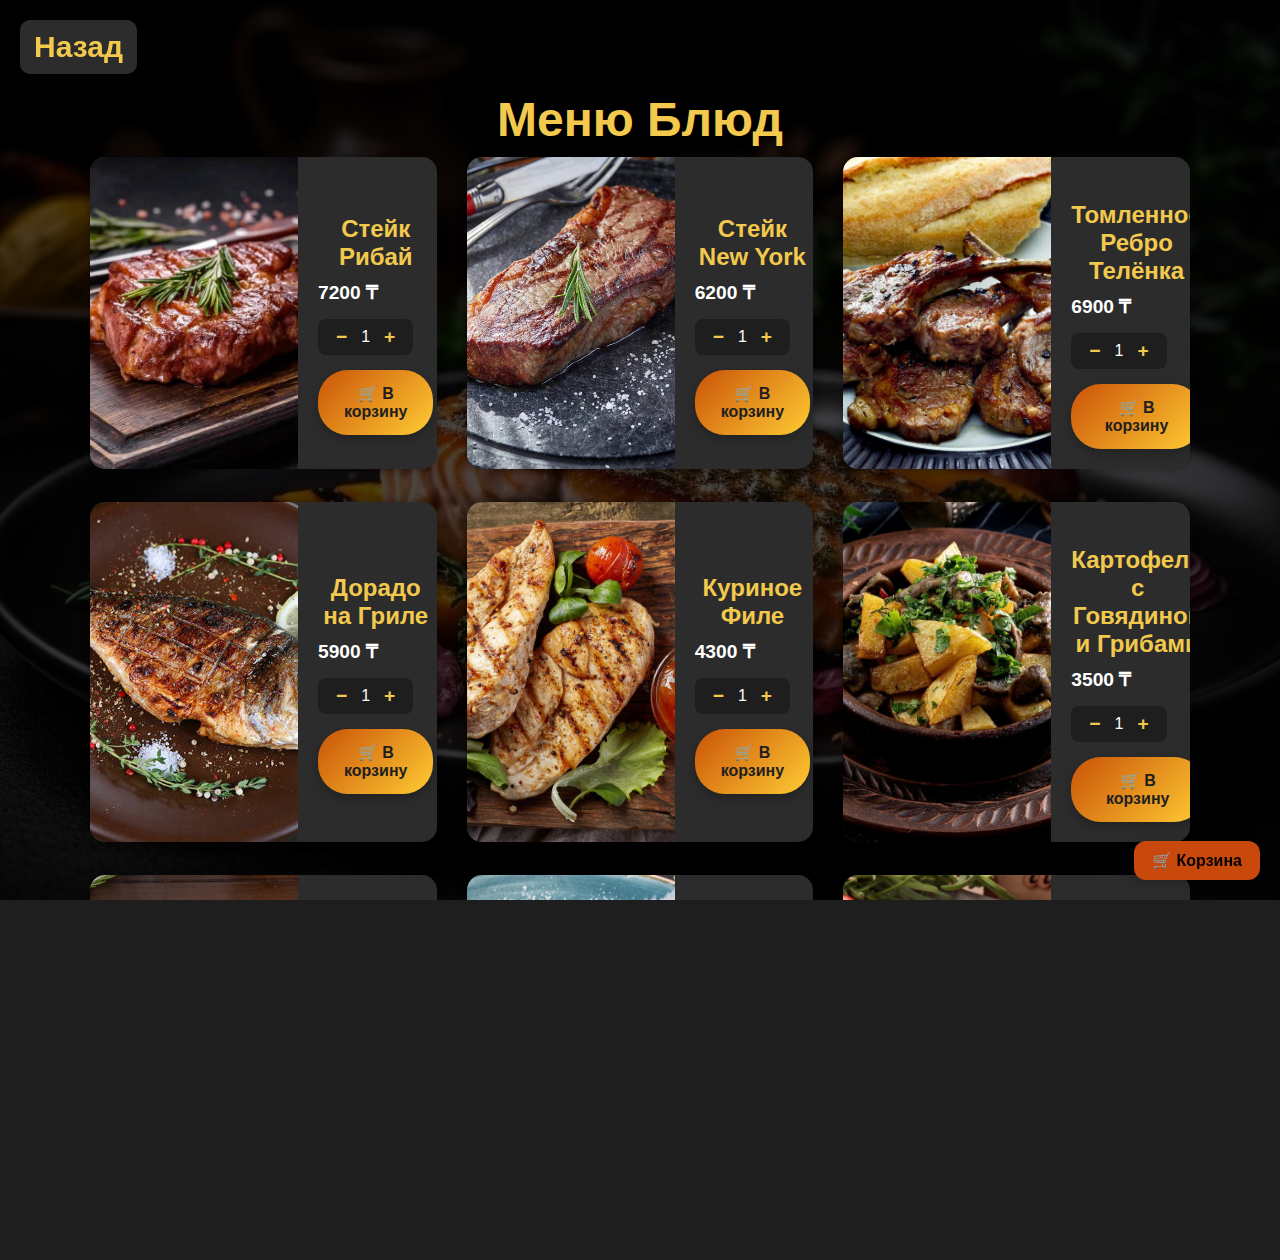
<file: public/HotFood.html>
<!DOCTYPE html>
<html lang="ru">
<head>
  <meta charset="UTF-8">
  <meta name="viewport" content="width=device-width, initial-scale=1">
  <title>Горячие Блюда</title>
  <!-- Запрет кэша, чтобы «Назад» не показывал старую страницу -->
<meta http-equiv="Cache-Control" content="no-store, no-cache, must-revalidate" />
<meta http-equiv="Pragma" content="no-cache" />
<meta http-equiv="Expires" content="0" />

<script src="session-check.js"></script>
<noscript>
  <!-- На всякий — без JS сайт недоступен -->
  <meta http-equiv="refresh" content="0;url=/index.html">
</noscript>

  <link rel="stylesheet" href="pizza-style.css">
  <link rel="shortcut icon" type="image/png" href="icon.png.png">
</head>
<body>
    <a href="index.html" class="back-btn">
  <i class='bx bx-x'></i> Назад
</a>



  <section class="HotFood-section">
  <h1 class="pizza-title">Меню Блюд</h1>
  <div class="pizza-grid">

    <div class="horizontal-card">
      <img src="202734046c39013dcffec06c5c81369f.jpg" alt="Стейк Рибай">
      <div class="pizza-card-content">
        <h3>Стейк Рибай</h3>
        <div class="price-and-cart">
          <span class="price">7200 ₸</span>
          <div class="quantity-controls">
            <button class="qty-btn" onclick="changeQty(this, -1)">−</button>
            <span class="qty-number">1</span>
            <button class="qty-btn" onclick="changeQty(this, 1)">+</button>
          </div>
          <button class="add-to-cart-btn" onclick="addToCartWithQty(this, 'Стейк Рибай', 7200)">🛒 В корзину</button>
        </div>
      </div>
    </div>

    <div class="horizontal-card">
      <img src="1Striploin_Voronezh.jpg" alt="Стейк New York">
      <div class="pizza-card-content">
        <h3>Стейк New York</h3>
        <div class="price-and-cart">
          <span class="price">6200 ₸</span>
          <div class="quantity-controls">
            <button class="qty-btn" onclick="changeQty(this, -1)">−</button>
            <span class="qty-number">1</span>
            <button class="qty-btn" onclick="changeQty(this, 1)">+</button>
          </div>
          <button class="add-to-cart-btn" onclick="addToCartWithQty(this, 'Стейк New York', 6200)">🛒 В корзину</button>
        </div>
      </div>
    </div>

    <div class="horizontal-card">
      <img src="Rebro.jpg" alt="Томленное Ребро Телёнка">
      <div class="pizza-card-content">
        <h3>Томленное Ребро Телёнка</h3>
        <div class="price-and-cart">
          <span class="price">6900 ₸</span>
          <div class="quantity-controls">
            <button class="qty-btn" onclick="changeQty(this, -1)">−</button>
            <span class="qty-number">1</span>
            <button class="qty-btn" onclick="changeQty(this, 1)">+</button>
          </div>
          <button class="add-to-cart-btn" onclick="addToCartWithQty(this, 'Томленное Ребро Телёнка', 6900)">🛒 В корзину</button>
        </div>
      </div>
    </div>

    <div class="horizontal-card">
      <img src="dorado.jpg" alt="Дорадо на Гриле">
      <div class="pizza-card-content">
        <h3>Дорадо на Гриле</h3>
        <div class="price-and-cart">
          <span class="price">5900 ₸</span>
          <div class="quantity-controls">
            <button class="qty-btn" onclick="changeQty(this, -1)">−</button>
            <span class="qty-number">1</span>
            <button class="qty-btn" onclick="changeQty(this, 1)">+</button>
          </div>
          <button class="add-to-cart-btn" onclick="addToCartWithQty(this, 'Дорадо на Гриле', 5900)">🛒 В корзину</button>
        </div>
      </div>
    </div>

    <div class="horizontal-card">
      <img src="6912310751.jpg" alt="Куриное Филе">
      <div class="pizza-card-content">
        <h3>Куриное Филе</h3>
        <div class="price-and-cart">
          <span class="price">4300 ₸</span>
          <div class="quantity-controls">
            <button class="qty-btn" onclick="changeQty(this, -1)">−</button>
            <span class="qty-number">1</span>
            <button class="qty-btn" onclick="changeQty(this, 1)">+</button>
          </div>
          <button class="add-to-cart-btn" onclick="addToCartWithQty(this, 'Куриное Филе', 4300)">🛒 В корзину</button>
        </div>
      </div>
    </div>

    <div class="horizontal-card">
      <img src="kortofel.jpg" alt="Картофель с Говядиной и Грибами">
      <div class="pizza-card-content">
        <h3>Картофель с Говядиной и Грибами</h3>
        <div class="price-and-cart">
          <span class="price">3500 ₸</span>
          <div class="quantity-controls">
            <button class="qty-btn" onclick="changeQty(this, -1)">−</button>
            <span class="qty-number">1</span>
            <button class="qty-btn" onclick="changeQty(this, 1)">+</button>
          </div>
          <button class="add-to-cart-btn" onclick="addToCartWithQty(this, 'Картофель с Говядиной и Грибами', 3500)">🛒 В корзину</button>
        </div>
      </div>
    </div>

    <div class="horizontal-card">
      <img src="DSC_7859.jpg" alt="Бефстроганов">
      <div class="pizza-card-content">
        <h3>Бефстроганов</h3>
        <div class="price-and-cart">
          <span class="price">3900 ₸</span>
          <div class="quantity-controls">
            <button class="qty-btn" onclick="changeQty(this, -1)">−</button>
            <span class="qty-number">1</span>
            <button class="qty-btn" onclick="changeQty(this, 1)">+</button>
          </div>
          <button class="add-to-cart-btn" onclick="addToCartWithQty(this, 'Бефстроганов', 3900)">🛒 В корзину</button>
        </div>
      </div>
    </div>

    <div class="horizontal-card">
      <img src="Duck_fruit_web.jpg" alt="Утиное Магре">
      <div class="pizza-card-content">
        <h3>Утиное Магре</h3>
        <div class="price-and-cart">
          <span class="price">3900 ₸</span>
          <div class="quantity-controls">
            <button class="qty-btn" onclick="changeQty(this, -1)">−</button>
            <span class="qty-number">1</span>
            <button class="qty-btn" onclick="changeQty(this, 1)">+</button>
          </div>
          <button class="add-to-cart-btn" onclick="addToCartWithQty(this, 'Утиное Магре', 3900)">🛒 В корзину</button>
        </div>
      </div>
    </div>

    <div class="horizontal-card">
      <img src="st.jpg" alt="Стейк из сёмги с Креветочным Ризотто">
      <div class="pizza-card-content">
        <h3>Стейк из сёмги с Креветочным Ризотто</h3>
        <div class="price-and-cart">
          <span class="price">6900 ₸</span>
          <div class="quantity-controls">
            <button class="qty-btn" onclick="changeQty(this, -1)">−</button>
            <span class="qty-number">1</span>
            <button class="qty-btn" onclick="changeQty(this, 1)">+</button>
          </div>
          <button class="add-to-cart-btn" onclick="addToCartWithQty(this, 'Стейк из сёмги с Креветочным Ризотто', 6900)">🛒 В корзину</button>
        </div>
      </div>
    </div>

  </div>
</section>

<script src="script.js"></script>
<div class="cart-notification" id="cartNotification">✅ Добавлено в корзину</div>

<style>
  @media screen and (max-width: 768px) {
    
    .pizza-card img {
      height: 230px; /* Уменьшаем высоту изображений на мобильных */
    }
    
  }
</style>


<style>
  @media (max-width: 768px) {
    .horizontal-card {
    display: flex;
    background: #2c2c2c;
    border-radius: 15px;
    overflow: hidden;
    box-shadow: 0 0 10px rgba(0,0,0,0.4);
    margin-bottom: 3px;
    max-width: 800px;
    margin-left: auto;
    margin-right: auto;
  }

  .horizontal-card img {
    width: 55%;
    height: auto;
    object-fit: cover;
  }

  .pizza-card-content {
    padding: 20px;
    flex: 1;
    display: flex;
    flex-direction: column;
    justify-content: center;
  }

  .pizza-card-content h3 {
    font-size: 1.1rem;
    margin-bottom: 10px;
    color: #f2c94c;
  }

  .price-and-cart {
    display: flex;
    align-items: center;
    gap: 7px;
    flex-wrap: wrap;
  }

  .price {
    font-size: 1.1rem;
    color: #fff;
    font-weight: 600;
  }

  .quantity-controls {
    display: flex;
    align-items: center;
    gap: 8px;
    background: #1e1e1e;
    padding: 6px 12px;
    border-radius: 8px;
  }

  .qty-btn {
    background: none;
    border: none;
    color: #f2c94c;
    font-size: 1.1rem;
    cursor: pointer;
    font-weight: bold;
  }

  .qty-number {
    font-size: 1rem;
    color: #fff;
  }
  }
</style>

<script>
  let qty = 1;

function changeQty(delta) {
  qty = Math.max(1, qty + delta); // не меньше 1
  document.getElementById("qtyValue").textContent = qty;
}

function addToCartWithQty(btn) {
  const card = btn.closest(".pizza-card, .horizontal-card");
  const name = card.querySelector("h3").textContent;
  const priceText = card.querySelector(".price, p").textContent;
  const price = parseInt(priceText); // извлекаем цену

  const cart = JSON.parse(localStorage.getItem("cart")) || [];
  cart.push({ name, price, qty });
  localStorage.setItem("cart", JSON.stringify(cart));

  showNotification();
}

</script>



<script>
  function changeQty(btn, delta) {
    const qtySpan = btn.parentElement.querySelector('.qty-number');
    let qty = parseInt(qtySpan.textContent);
    qty = Math.max(1, qty + delta);
    qtySpan.textContent = qty;
  }

  function addToCartWithQty(btn, name, price) {
  const qty = parseInt(btn.parentElement.querySelector('.qty-number').textContent);
  const cart = JSON.parse(localStorage.getItem("cart")) || [];

  // Проверка: есть ли уже такой товар
  const existingItem = cart.find(item => item.name === name);

  if (existingItem) {
    existingItem.qty += qty;
  } else {
    cart.push({ name, price, qty });
  }

  localStorage.setItem("cart", JSON.stringify(cart));
  showNotification();
}


  function showNotification() {
    const notification = document.getElementById("cartNotification");
    notification.classList.add("show");
    setTimeout(() => {
      notification.classList.remove("show");
    }, 2000);
  }
</script>


<a href="cart.html" class="cart-floating-btn">
  🛒 Корзина
  
</a>

<style>
.cart-floating-btn {
  position: fixed;
  bottom: 20px;   /* 👈 ВНИЗУ */
  right: 20px;    /* 👈 СПРАВА */
  background-color: #c9480c;
  color: #000;
  padding: 10px 18px;
  font-weight: bold;
  font-size: 16px;
  border-radius: 12px;
  text-decoration: none;
  box-shadow: 0 4px 12px rgba(0,0,0,0.2);
  z-index: 1000;
  transition: background 0.2s ease;
}

.cart-floating-btn:hover {
  background-color: #d6da0f;
}

#cart-count {
  background: rgb(77, 45, 45);
  color: white;
  border-radius: 50%;
  padding: 2px 8px;
  margin-left: 8px;
  font-size: 14px;
}


</style>


<script>
document.addEventListener("DOMContentLoaded", () => {
  const cart = JSON.parse(localStorage.getItem("cart")) || [];
  const totalQty = cart.reduce((sum, item) => sum + item.qty, 0);
  document.getElementById("cart-count").textContent = totalQty;
});
</script>





</body>
</html>
</file>
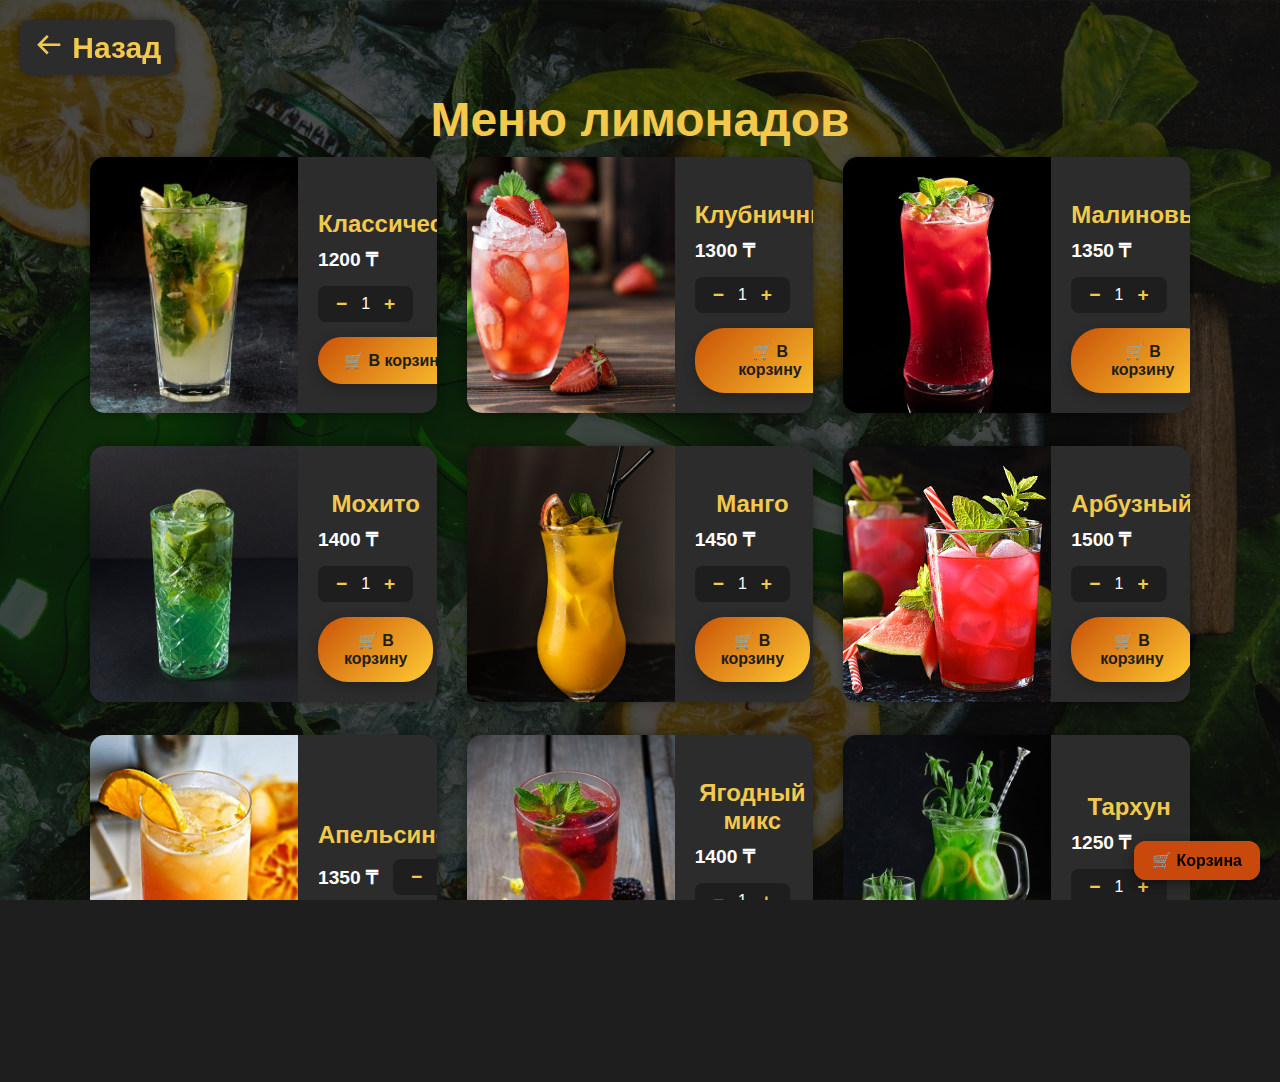
<file: public/lemonade.html>
<!DOCTYPE html>
<html lang="ru">
<head>
  <meta charset="UTF-8">
  <meta name="viewport" content="width=device-width, initial-scale=1">
  <title>Лимонады</title>
  <!-- Запрет кэша, чтобы «Назад» не показывал старую страницу -->
<meta http-equiv="Cache-Control" content="no-store, no-cache, must-revalidate" />
<meta http-equiv="Pragma" content="no-cache" />
<meta http-equiv="Expires" content="0" />

<script src="session-check.js"></script>
<noscript>
  <!-- На всякий — без JS сайт недоступен -->
  <meta http-equiv="refresh" content="0;url=/index.html">
</noscript>

  <link rel="stylesheet" href="pizza-style.css">
  <link rel="shortcut icon" type="image/png" href="icon.png.png">
  <link href='https://unpkg.com/boxicons@2.1.4/css/boxicons.min.css' rel='stylesheet'>
</head>
<body>

<a href="index.html" class="back-btn">
  <i class='bx bx-arrow-back'></i> Назад
</a>

<section class="lemonade-section">
  <h1 class="pizza-title">Меню лимонадов</h1>
  <div class="pizza-grid">

  <div class="horizontal-card">
    <img src="i.jpg" alt="Классический лимонад">
    <div class="pizza-card-content">
      <h3>Классический</h3>
      <div class="price-and-cart">
        <span class="price">1200 ₸</span>
        <div class="quantity-controls">
          <button class="qty-btn" onclick="changeQty(this, -1)">−</button>
          <span class="qty-number">1</span>
          <button class="qty-btn" onclick="changeQty(this, 1)">+</button>
        </div>
        <button class="add-to-cart-btn" onclick="addToCartWithQty(this, 'Классический лимонад', 1200)">🛒 В корзину</button>
      </div>
    </div>
  </div>

  <div class="horizontal-card">
    <img src="360_F_210150279_029kctVeP00fOgoff1SDGt4C3o1wHVK8.jpg" alt="Клубничный">
    <div class="pizza-card-content">
      <h3>Клубничный</h3>
      <div class="price-and-cart">
        <span class="price">1300 ₸</span>
        <div class="quantity-controls">
          <button class="qty-btn" onclick="changeQty(this, -1)">−</button>
          <span class="qty-number">1</span>
          <button class="qty-btn" onclick="changeQty(this, 1)">+</button>
        </div>
        <button class="add-to-cart-btn" onclick="addToCartWithQty(this, 'Клубничный', 1300)">🛒 В корзину</button>
      </div>
    </div>
  </div>

  <div class="horizontal-card">
    <img src="malinka.jpg" alt="Малиновый">
    <div class="pizza-card-content">
      <h3>Малиновый</h3>
      <div class="price-and-cart">
        <span class="price">1350 ₸</span>
        <div class="quantity-controls">
          <button class="qty-btn" onclick="changeQty(this, -1)">−</button>
          <span class="qty-number">1</span>
          <button class="qty-btn" onclick="changeQty(this, 1)">+</button>
        </div>
        <button class="add-to-cart-btn" onclick="addToCartWithQty(this, 'Малиновый', 1350)">🛒 В корзину</button>
      </div>
    </div>
  </div>

  <div class="horizontal-card">
    <img src="699fe1fe-033f-11f0-b41e-ba8ef03da767_bbd6529a5f399ef8e87624fea9b29bb3.jpg" alt="Мохито">
    <div class="pizza-card-content">
      <h3>Мохито</h3>
      <div class="price-and-cart">
        <span class="price">1400 ₸</span>
        <div class="quantity-controls">
          <button class="qty-btn" onclick="changeQty(this, -1)">−</button>
          <span class="qty-number">1</span>
          <button class="qty-btn" onclick="changeQty(this, 1)">+</button>
        </div>
        <button class="add-to-cart-btn" onclick="addToCartWithQty(this, 'Мохито', 1400)">🛒 В корзину</button>
      </div>
    </div>
  </div>

  <div class="horizontal-card">
    <img src="img_9539-2-1300x1300.jpg" alt="Манго">
    <div class="pizza-card-content">
      <h3>Манго</h3>
      <div class="price-and-cart">
        <span class="price">1450 ₸</span>
        <div class="quantity-controls">
          <button class="qty-btn" onclick="changeQty(this, -1)">−</button>
          <span class="qty-number">1</span>
          <button class="qty-btn" onclick="changeQty(this, 1)">+</button>
        </div>
        <button class="add-to-cart-btn" onclick="addToCartWithQty(this, 'Манго', 1450)">🛒 В корзину</button>
      </div>
    </div>
  </div>

  <div class="horizontal-card">
    <img src="istockphoto-479079920-612x612.jpg" alt="Арбузный">
    <div class="pizza-card-content">
      <h3>Арбузный</h3>
      <div class="price-and-cart">
        <span class="price">1500 ₸</span>
        <div class="quantity-controls">
          <button class="qty-btn" onclick="changeQty(this, -1)">−</button>
          <span class="qty-number">1</span>
          <button class="qty-btn" onclick="changeQty(this, 1)">+</button>
        </div>
        <button class="add-to-cart-btn" onclick="addToCartWithQty(this, 'Арбузный', 1500)">🛒 В корзину</button>
      </div>
    </div>
  </div>

  <div class="horizontal-card">
    <img src="d4900453ff504828ce8c3eb818c7affa.jpg" alt="Апельсиновый">
    <div class="pizza-card-content">
      <h3>Апельсиновый</h3>
      <div class="price-and-cart">
        <span class="price">1350 ₸</span>
        <div class="quantity-controls">
          <button class="qty-btn" onclick="changeQty(this, -1)">−</button>
          <span class="qty-number">1</span>
          <button class="qty-btn" onclick="changeQty(this, 1)">+</button>
        </div>
        <button class="add-to-cart-btn" onclick="addToCartWithQty(this, 'Апельсиновый', 1350)">🛒 В корзину</button>
      </div>
    </div>
  </div>

  <div class="horizontal-card">
    <img src="5e4ecf794339d.jpg" alt="Ягодный микс">
    <div class="pizza-card-content">
      <h3>Ягодный микс</h3>
      <div class="price-and-cart">
        <span class="price">1400 ₸</span>
        <div class="quantity-controls">
          <button class="qty-btn" onclick="changeQty(this, -1)">−</button>
          <span class="qty-number">1</span>
          <button class="qty-btn" onclick="changeQty(this, 1)">+</button>
        </div>
        <button class="add-to-cart-btn" onclick="addToCartWithQty(this, 'Ягодный микс', 1400)">🛒 В корзину</button>
      </div>
    </div>
  </div>

  <div class="horizontal-card">
    <img src="DPK-RH9QL-s.jpg" alt="Тархун">
    <div class="pizza-card-content">
      <h3>Тархун</h3>
      <div class="price-and-cart">
        <span class="price">1250 ₸</span>
        <div class="quantity-controls">
          <button class="qty-btn" onclick="changeQty(this, -1)">−</button>
          <span class="qty-number">1</span>
          <button class="qty-btn" onclick="changeQty(this, 1)">+</button>
        </div>
        <button class="add-to-cart-btn" onclick="addToCartWithQty(this, 'Тархун', 1250)">🛒 В корзину</button>
      </div>
    </div>
  </div>

</div>

  </div>
</section>

<script src="script.js"></script>

<script>
  function addToCartAndGo(name, price) {
    
    const cart = JSON.parse(localStorage.getItem("cart")) || [];
    cart.push({ name, price });
    localStorage.setItem("cart", JSON.stringify(cart));

    // показать сообщение
    showNotification();
  }

  function showNotification() {
    const notification = document.getElementById("cartNotification");
    notification.classList.add("show");

    setTimeout(() => {
      notification.classList.remove("show");
    }, 2000); // скрыть через 2 секунды
  }
</script>


<style>
  @media screen and (max-width: 768px) {
    
    .pizza-card img {
      height: 250px; /* Уменьшаем высоту изображений на мобильных */
    }
    
  }
</style>



<style>
  @media (max-width: 768px) {
    .horizontal-card {
    display: flex;
    background: #2c2c2c;
    border-radius: 15px;
    overflow: hidden;
    box-shadow: 0 0 10px rgba(0,0,0,0.4);
    margin-bottom: 3px;
    max-width: 800px;
    margin-left: auto;
    margin-right: auto;
  }

  .horizontal-card img {
    width: 55%;
    height: auto;
    object-fit: cover;
  }

  .pizza-card-content {
    padding: 20px;
    flex: 1;
    display: flex;
    flex-direction: column;
    justify-content: center;
  }

  .pizza-card-content h3 {
    font-size: 1.1rem;
    margin-bottom: 10px;
    color: #f2c94c;
  }

  .price-and-cart {
    display: flex;
    align-items: center;
    gap: 7px;
    flex-wrap: wrap;
  }

  .price {
    font-size: 1.1rem;
    color: #fff;
    font-weight: 600;
  }

  .quantity-controls {
    display: flex;
    align-items: center;
    gap: 8px;
    background: #1e1e1e;
    padding: 6px 12px;
    border-radius: 8px;
  }

  .qty-btn {
    background: none;
    border: none;
    color: #f2c94c;
    font-size: 1.1rem;
    cursor: pointer;
    font-weight: bold;
  }

  .qty-number {
    font-size: 1rem;
    color: #fff;
  }
  }
</style>

<script>
  let qty = 1;

function changeQty(delta) {
  qty = Math.max(1, qty + delta); // не меньше 1
  document.getElementById("qtyValue").textContent = qty;
}

function addToCartWithQty(btn) {
  const card = btn.closest(".pizza-card, .horizontal-card");
  const name = card.querySelector("h3").textContent;
  const priceText = card.querySelector(".price, p").textContent;
  const price = parseInt(priceText); // извлекаем цену

  const cart = JSON.parse(localStorage.getItem("cart")) || [];
  cart.push({ name, price, qty });
  localStorage.setItem("cart", JSON.stringify(cart));

  showNotification();
}

</script>



<script>
  function changeQty(btn, delta) {
    const qtySpan = btn.parentElement.querySelector('.qty-number');
    let qty = parseInt(qtySpan.textContent);
    qty = Math.max(1, qty + delta);
    qtySpan.textContent = qty;
  }

  function addToCartWithQty(btn, name, price) {
  const qty = parseInt(btn.parentElement.querySelector('.qty-number').textContent);
  const cart = JSON.parse(localStorage.getItem("cart")) || [];

  // Проверка: есть ли уже такой товар
  const existingItem = cart.find(item => item.name === name);

  if (existingItem) {
    existingItem.qty += qty;
  } else {
    cart.push({ name, price, qty });
  }

  localStorage.setItem("cart", JSON.stringify(cart));
  showNotification();
}


  function showNotification() {
    const notification = document.getElementById("cartNotification");
    notification.classList.add("show");
    setTimeout(() => {
      notification.classList.remove("show");
    }, 2000);
  }
</script>

<div class="cart-notification" id="cartNotification">✅ Добавлено в корзину</div>


<a href="cart.html" class="cart-floating-btn">
  🛒 Корзина
  
</a>

<style>
.cart-floating-btn {
  position: fixed;
  bottom: 20px;   /* 👈 ВНИЗУ */
  right: 20px;    /* 👈 СПРАВА */
  background-color: #c9480c;
  color: #000;
  padding: 10px 18px;
  font-weight: bold;
  font-size: 16px;
  border-radius: 12px;
  text-decoration: none;
  box-shadow: 0 4px 12px rgba(0,0,0,0.2);
  z-index: 1000;
  transition: background 0.2s ease;
}

.cart-floating-btn:hover {
  background-color: #d6da0f;
}

#cart-count {
  background: rgb(77, 45, 45);
  color: white;
  border-radius: 50%;
  padding: 2px 8px;
  margin-left: 8px;
  font-size: 14px;
}


</style>


<script>
document.addEventListener("DOMContentLoaded", () => {
  const cart = JSON.parse(localStorage.getItem("cart")) || [];
  const totalQty = cart.reduce((sum, item) => sum + item.qty, 0);
  document.getElementById("cart-count").textContent = totalQty;
});
</script>

<a href="cart.html" class="cart-floating-btn">
  🛒 Корзина
  
</a>

<style>
.cart-floating-btn {
  position: fixed;
  bottom: 20px;   /* 👈 ВНИЗУ */
  right: 20px;    /* 👈 СПРАВА */
  background-color: #c9480c;
  color: #000;
  padding: 10px 18px;
  font-weight: bold;
  font-size: 16px;
  border-radius: 12px;
  text-decoration: none;
  box-shadow: 0 4px 12px rgba(0,0,0,0.2);
  z-index: 1000;
  transition: background 0.2s ease;
}

.cart-floating-btn:hover {
  background-color: #d6da0f;
}

#cart-count {
  background: rgb(77, 45, 45);
  color: white;
  border-radius: 50%;
  padding: 2px 8px;
  margin-left: 8px;
  font-size: 14px;
}


</style>


<script>
document.addEventListener("DOMContentLoaded", () => {
  const cart = JSON.parse(localStorage.getItem("cart")) || [];
  const totalQty = cart.reduce((sum, item) => sum + item.qty, 0);
  document.getElementById("cart-count").textContent = totalQty;
});
</script>





</body>
</html>
</file>
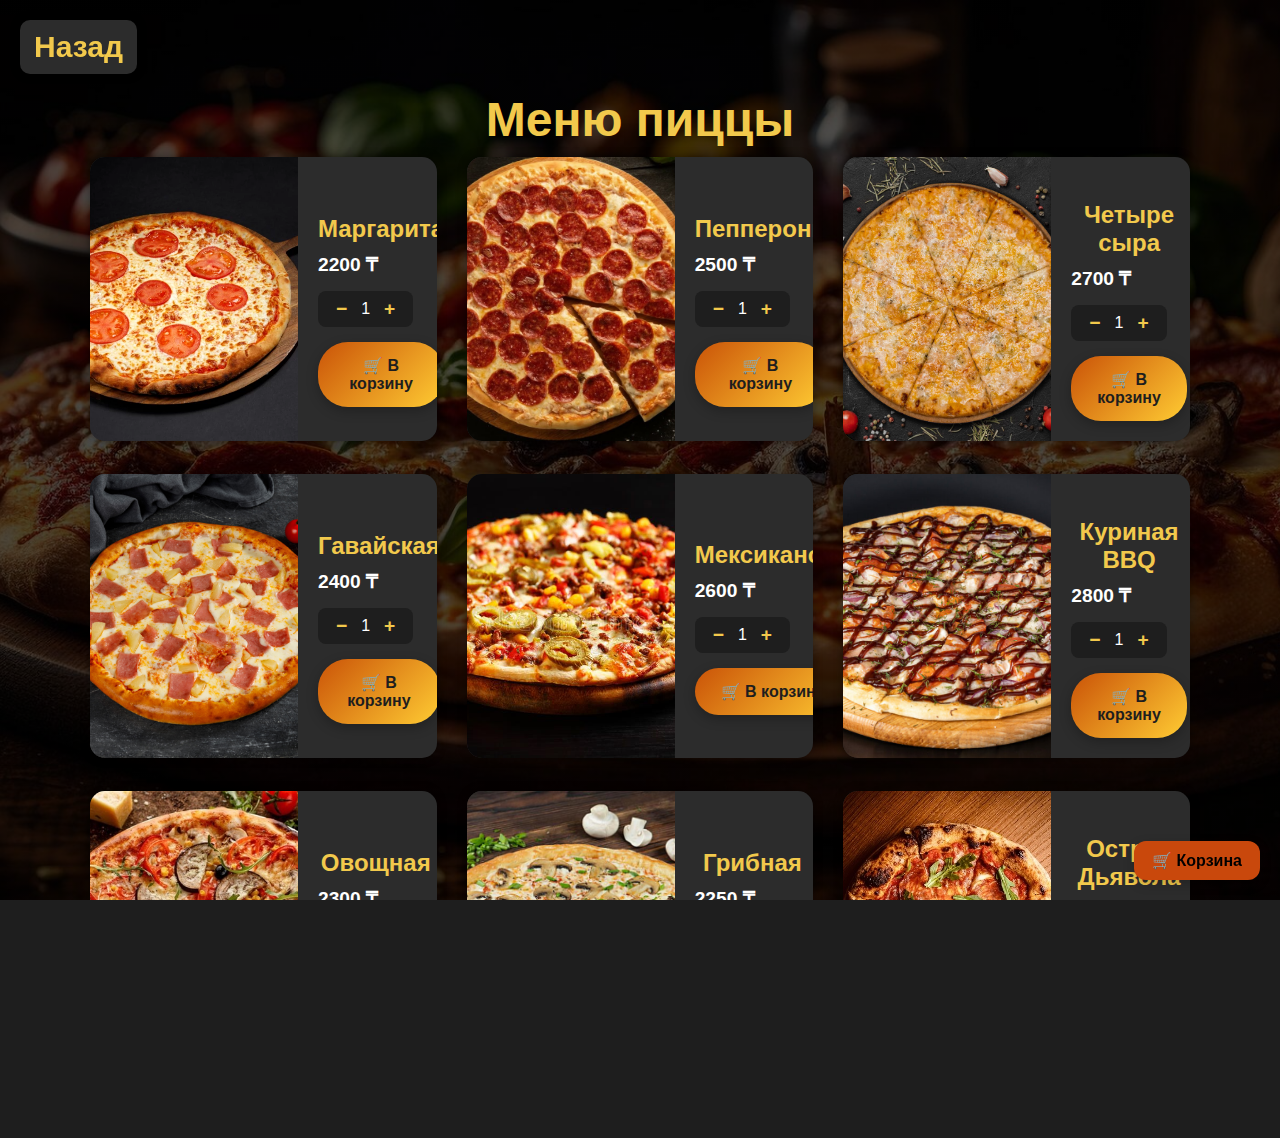
<file: public/Pizza.html>
<!DOCTYPE html>
<html lang="ru">
<head>
  <meta charset="UTF-8">
  <meta name="viewport" content="width=device-width, initial-scale=1">
  <title>Пицца</title>
  <!-- Запрет кэша, чтобы «Назад» не показывал старую страницу -->
<meta http-equiv="Cache-Control" content="no-store, no-cache, must-revalidate" />
<meta http-equiv="Pragma" content="no-cache" />
<meta http-equiv="Expires" content="0" />

<script src="session-check.js"></script>
<noscript>
  <!-- На всякий — без JS сайт недоступен -->
  <meta http-equiv="refresh" content="0;url=/index.html">
</noscript>

  <link rel="stylesheet" href="pizza-style.css">
  <link rel="shortcut icon" type="image/png" href="icon.png.png">
</head>
<body>

    <a href="index.html" class="back-btn">
  <i class='bx bx-x'></i> Назад
</a>

  <section class="pizza-section">
  <h1 class="pizza-title">Меню пиццы</h1>
    <div class="pizza-grid">

    <div class="horizontal-card">
      <img src="185ec28c-6b85-5351-a5d0-ca876fe6756e.webp" alt="Маргарита">
      <div class="pizza-card-content">
        <h3>Маргарита</h3>
        <div class="price-and-cart">
          <span class="price">2200 ₸</span>
          <div class="quantity-controls">
            <button class="qty-btn" onclick="changeQty(this, -1)">−</button>
            <span class="qty-number">1</span>
            <button class="qty-btn" onclick="changeQty(this, 1)">+</button>
          </div>
          <button class="add-to-cart-btn" onclick="addToCartWithQty(this, 'Маргарита', 2200)">🛒 В корзину</button>
        </div>
      </div>
    </div>

    <div class="horizontal-card">
      <img src="maxresdefault.jpg" alt="Пепперони">
      <div class="pizza-card-content">
        <h3>Пепперони</h3>
        <div class="price-and-cart">
          <span class="price">2500 ₸</span>
          <div class="quantity-controls">
            <button class="qty-btn" onclick="changeQty(this, -1)">−</button>
            <span class="qty-number">1</span>
            <button class="qty-btn" onclick="changeQty(this, 1)">+</button>
          </div>
          <button class="add-to-cart-btn" onclick="addToCartWithQty(this, 'Пепперони', 2500)">🛒 В корзину</button>
        </div>
      </div>
    </div>

    <div class="horizontal-card">
      <img src="XXL.jpg" alt="Четыре сыра">
      <div class="pizza-card-content">
        <h3>Четыре сыра</h3>
        <div class="price-and-cart">
          <span class="price">2700 ₸</span>
          <div class="quantity-controls">
            <button class="qty-btn" onclick="changeQty(this, -1)">−</button>
            <span class="qty-number">1</span>
            <button class="qty-btn" onclick="changeQty(this, 1)">+</button>
          </div>
          <button class="add-to-cart-btn" onclick="addToCartWithQty(this, 'Четыре сыра', 2700)">🛒 В корзину</button>
        </div>
      </div>
    </div>

    <div class="horizontal-card">
      <img src="550ce4a3740bdaff5da46747348ec6af.jpg" alt="Гавайская">
      <div class="pizza-card-content">
        <h3>Гавайская</h3>
        <div class="price-and-cart">
          <span class="price">2400 ₸</span>
          <div class="quantity-controls">
            <button class="qty-btn" onclick="changeQty(this, -1)">−</button>
            <span class="qty-number">1</span>
            <button class="qty-btn" onclick="changeQty(this, 1)">+</button>
          </div>
          <button class="add-to-cart-btn" onclick="addToCartWithQty(this, 'Гавайская', 2400)">🛒 В корзину</button>
        </div>
      </div>
    </div>

    <div class="horizontal-card">
      <img src="7257d45c9e04b498ce7d3e690179ca1f.jpg" alt="Мексиканская">
      <div class="pizza-card-content">
        <h3>Мексиканская</h3>
        <div class="price-and-cart">
          <span class="price">2600 ₸</span>
          <div class="quantity-controls">
            <button class="qty-btn" onclick="changeQty(this, -1)">−</button>
            <span class="qty-number">1</span>
            <button class="qty-btn" onclick="changeQty(this, 1)">+</button>
          </div>
          <button class="add-to-cart-btn" onclick="addToCartWithQty(this, 'Мексиканская', 2600)">🛒 В корзину</button>
        </div>
      </div>
    </div>

    <div class="horizontal-card">
      <img src="XXL_height.jpg" alt="Куриная BBQ">
      <div class="pizza-card-content">
        <h3>Куриная BBQ</h3>
        <div class="price-and-cart">
          <span class="price">2800 ₸</span>
          <div class="quantity-controls">
            <button class="qty-btn" onclick="changeQty(this, -1)">−</button>
            <span class="qty-number">1</span>
            <button class="qty-btn" onclick="changeQty(this, 1)">+</button>
          </div>
          <button class="add-to-cart-btn" onclick="addToCartWithQty(this, 'Куриная BBQ', 2800)">🛒 В корзину</button>
        </div>
      </div>
    </div>

    <div class="horizontal-card">
      <img src="3LwULlDhqaM.jpg" alt="Овощная">
      <div class="pizza-card-content">
        <h3>Овощная</h3>
        <div class="price-and-cart">
          <span class="price">2300 ₸</span>
          <div class="quantity-controls">
            <button class="qty-btn" onclick="changeQty(this, -1)">−</button>
            <span class="qty-number">1</span>
            <button class="qty-btn" onclick="changeQty(this, 1)">+</button>
          </div>
          <button class="add-to-cart-btn" onclick="addToCartWithQty(this, 'Овощная', 2300)">🛒 В корзину</button>
        </div>
      </div>
    </div>

    <div class="horizontal-card">
      <img src="f686afd37ac1238dfad4f7f0f15d0ce8.jpg" alt="Грибная">
      <div class="pizza-card-content">
        <h3>Грибная</h3>
        <div class="price-and-cart">
          <span class="price">2250 ₸</span>
          <div class="quantity-controls">
            <button class="qty-btn" onclick="changeQty(this, -1)">−</button>
            <span class="qty-number">1</span>
            <button class="qty-btn" onclick="changeQty(this, 1)">+</button>
          </div>
          <button class="add-to-cart-btn" onclick="addToCartWithQty(this, 'Грибная', 2250)">🛒 В корзину</button>
        </div>
      </div>
    </div>

    <div class="horizontal-card">
      <img src="scale_1200.jpg" alt="Острая Дьявола">
      <div class="pizza-card-content">
        <h3>Острая Дьявола</h3>
        <div class="price-and-cart">
          <span class="price">2900 ₸</span>
          <div class="quantity-controls">
            <button class="qty-btn" onclick="changeQty(this, -1)">−</button>
            <span class="qty-number">1</span>
            <button class="qty-btn" onclick="changeQty(this, 1)">+</button>
          </div>
          <button class="add-to-cart-btn" onclick="addToCartWithQty(this, 'Острая Дьявола', 2900)">🛒 В корзину</button>
        </div>
      </div>
    </div>

  </div>



</section>

<script src="script.js"></script>
<div class="cart-notification" id="cartNotification">✅ Добавлено в корзину</div>

<script>
  function addToCartAndGo(name, price) {
    
    const cart = JSON.parse(localStorage.getItem("cart")) || [];
    cart.push({ name, price });
    localStorage.setItem("cart", JSON.stringify(cart));

    // показать сообщение
    showNotification();
  }

  function showNotification() {
    const notification = document.getElementById("cartNotification");
    notification.classList.add("show");

    setTimeout(() => {
      notification.classList.remove("show");
    }, 2000); // скрыть через 2 секунды
  }
</script>

<style>
  @media screen and (max-width: 768px) {
    
    .pizza-card img {
      height: 200px; /* Уменьшаем высоту изображений на мобильных */
    }
    
  }
</style>



<style>
  @media (max-width: 768px) {
    .horizontal-card {
    display: flex;
    background: #2c2c2c;
    border-radius: 15px;
    overflow: hidden;
    box-shadow: 0 0 10px rgba(0,0,0,0.4);
    margin-bottom: 3px;
    max-width: 800px;
    margin-left: auto;
    margin-right: auto;
  }

  .horizontal-card img {
    width: 55%;
    height: auto;
    object-fit: cover;
  }

  .pizza-card-content {
    padding: 20px;
    flex: 1;
    display: flex;
    flex-direction: column;
    justify-content: center;
  }

  .pizza-card-content h3 {
    font-size: 1.1rem;
    margin-bottom: 10px;
    color: #f2c94c;
  }

  .price-and-cart {
    display: flex;
    align-items: center;
    gap: 7px;
    flex-wrap: wrap;
  }

  .price {
    font-size: 1.1rem;
    color: #fff;
    font-weight: 600;
  }

  .quantity-controls {
    display: flex;
    align-items: center;
    gap: 8px;
    background: #1e1e1e;
    padding: 6px 12px;
    border-radius: 8px;
  }

  .qty-btn {
    background: none;
    border: none;
    color: #f2c94c;
    font-size: 1.1rem;
    cursor: pointer;
    font-weight: bold;
  }

  .qty-number {
    font-size: 1rem;
    color: #fff;
  }
  }
</style>

<script>
  let qty = 1;

function changeQty(delta) {
  qty = Math.max(1, qty + delta); // не меньше 1
  document.getElementById("qtyValue").textContent = qty;
}

function addToCartWithQty(btn) {
  const card = btn.closest(".pizza-card, .horizontal-card");
  const name = card.querySelector("h3").textContent;
  const priceText = card.querySelector(".price, p").textContent;
  const price = parseInt(priceText); // извлекаем цену

  const cart = JSON.parse(localStorage.getItem("cart")) || [];
  cart.push({ name, price, qty });
  localStorage.setItem("cart", JSON.stringify(cart));

  showNotification();
}

</script>



<script>
  function changeQty(btn, delta) {
    const qtySpan = btn.parentElement.querySelector('.qty-number');
    let qty = parseInt(qtySpan.textContent);
    qty = Math.max(1, qty + delta);
    qtySpan.textContent = qty;
  }

  function addToCartWithQty(btn, name, price) {
  const qty = parseInt(btn.parentElement.querySelector('.qty-number').textContent);
  const cart = JSON.parse(localStorage.getItem("cart")) || [];

  // Проверка: есть ли уже такой товар
  const existingItem = cart.find(item => item.name === name);

  if (existingItem) {
    existingItem.qty += qty;
  } else {
    cart.push({ name, price, qty });
  }

  localStorage.setItem("cart", JSON.stringify(cart));
  showNotification();
}


  function showNotification() {
    const notification = document.getElementById("cartNotification");
    notification.classList.add("show");
    setTimeout(() => {
      notification.classList.remove("show");
    }, 2000);
  }
</script>

<a href="cart.html" class="cart-floating-btn">
  🛒 Корзина
  
</a>

<style>
.cart-floating-btn {
  position: fixed;
  bottom: 20px;   /* 👈 ВНИЗУ */
  right: 20px;    /* 👈 СПРАВА */
  background-color: #c9480c;
  color: #000;
  padding: 10px 18px;
  font-weight: bold;
  font-size: 16px;
  border-radius: 12px;
  text-decoration: none;
  box-shadow: 0 4px 12px rgba(0,0,0,0.2);
  z-index: 1000;
  transition: background 0.2s ease;
}

.cart-floating-btn:hover {
  background-color: #d6da0f;
}

#cart-count {
  background: rgb(77, 45, 45);
  color: white;
  border-radius: 50%;
  padding: 2px 8px;
  margin-left: 8px;
  font-size: 14px;
}


</style>


<script>
document.addEventListener("DOMContentLoaded", () => {
  const cart = JSON.parse(localStorage.getItem("cart")) || [];
  const totalQty = cart.reduce((sum, item) => sum + item.qty, 0);
  document.getElementById("cart-count").textContent = totalQty;
});
</script>




</body>
</html>
</file>
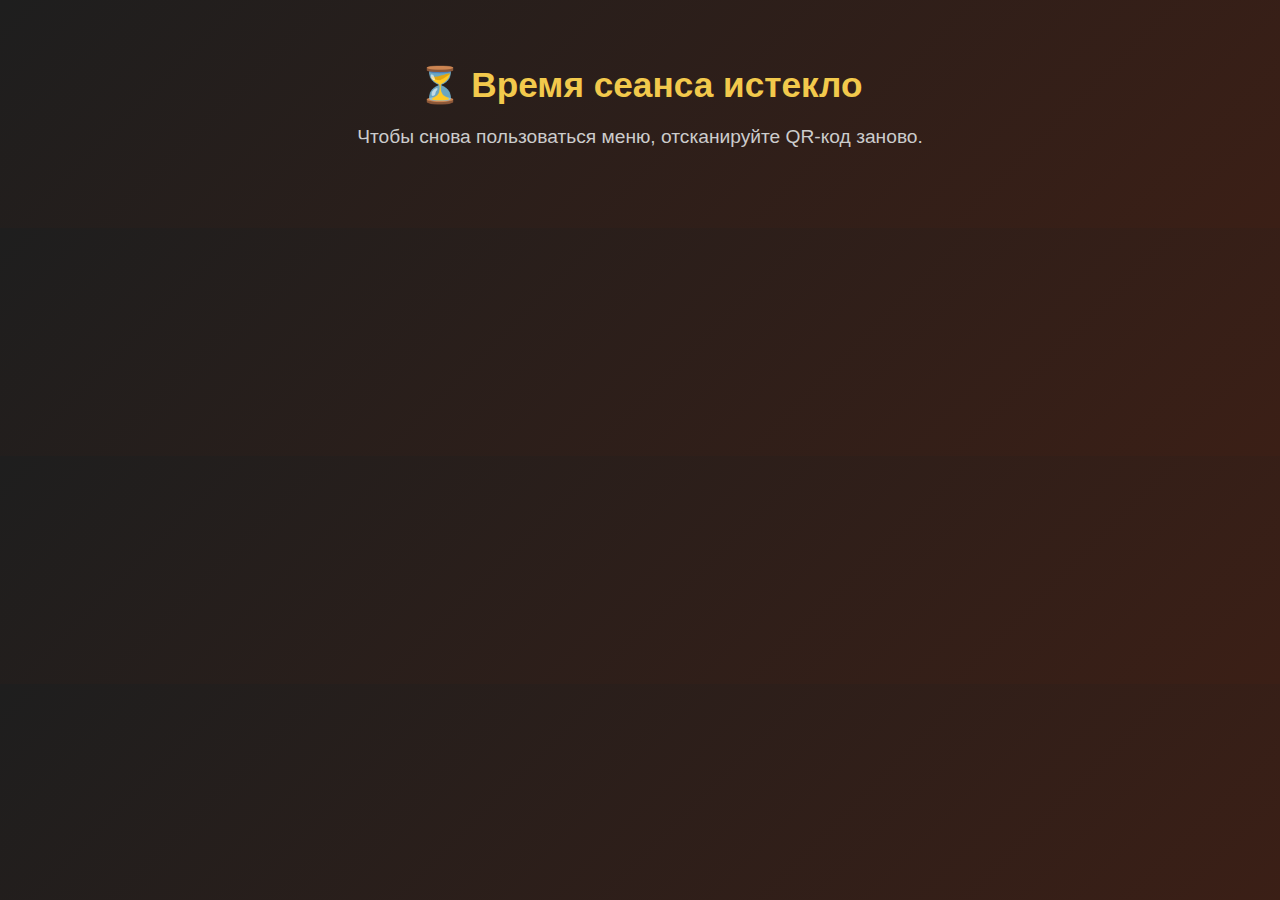
<file: public/qr-expired.html>
<!DOCTYPE html>
<html lang="ru">
<head>
  <meta charset="UTF-8">
  <meta name="viewport" content="width=device-width, initial-scale=1.0">
  <title>Сеанс истёк</title>
  <style>
    body {
      font-family: 'Poppins', sans-serif;
      background: linear-gradient(135deg, #1e1e1e, #3b1f16);
      color: white;
      text-align: center;
      padding: 40px;
      margin: 0;
    }
    h1 {
      color: #f2c94c;
      font-size: 2.2rem;
      margin-bottom: 20px;
    }
    p {
      font-size: 1.2rem;
      color: #ccc;
      margin-bottom: 40px;
    }
    .btn {
      display: inline-block;
      background: #f2c94c;
      color: #1e1e1e;
      padding: 14px 24px;
      border-radius: 10px;
      text-decoration: none;
      font-weight: bold;
      font-size: 1.1rem;
      transition: all 0.3s ease;
    }
    .btn:hover {
      transform: scale(1.05);
      box-shadow: 0 4px 14px rgba(242,201,76,0.5);
    }
  </style>
</head>
<body>
  <h1>⏳ Время сеанса истекло</h1>
  <p>Чтобы снова пользоваться меню, отсканируйте QR-код заново.</p>
  
</body>
</html>
</file>
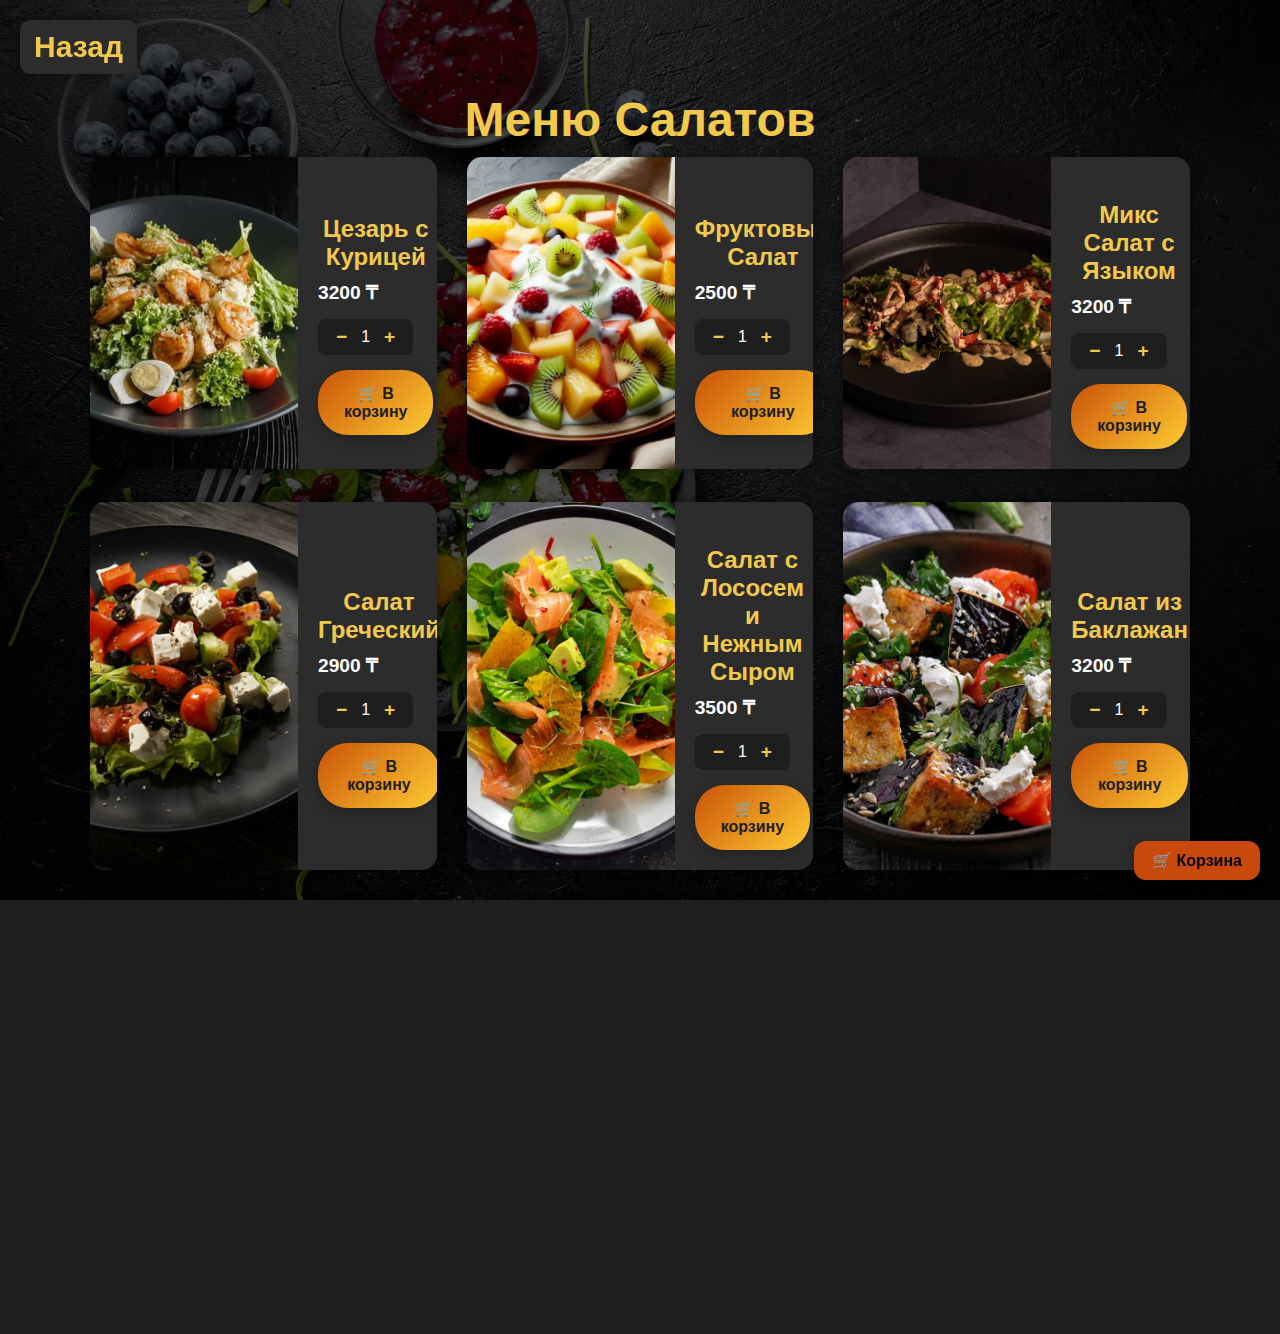
<file: public/Salat.html>
<!DOCTYPE html>
<html lang="ru">
<head>
  <meta charset="UTF-8">
  <meta name="viewport" content="width=device-width, initial-scale=1">
  <title>Салаты</title>
  <!-- Запрет кэша, чтобы «Назад» не показывал старую страницу -->
<meta http-equiv="Cache-Control" content="no-store, no-cache, must-revalidate" />
<meta http-equiv="Pragma" content="no-cache" />
<meta http-equiv="Expires" content="0" />

<script src="session-check.js"></script> 
<noscript>
  <!-- На всякий — без JS сайт недоступен -->
  <meta http-equiv="refresh" content="0;url=/index.html">
</noscript>

  <link rel="stylesheet" href="pizza-style.css">
  <link rel="shortcut icon" type="image/png" href="icon.png.png">
</head>
<body>
    <a href="index.html" class="back-btn">
  <i class='bx bx-x'></i> Назад
</a>



  <section class="salat-section">
  <h1 class="pizza-title">Меню Салатов</h1>
  <div class="pizza-grid">

        <div class="horizontal-card">
      <img src="c0b8f200a47b61e56fb0ba0f14561e78.jpeg" alt="Цезарь с Курицей">
      <div class="pizza-card-content">
        <h3>Цезарь с Курицей</h3>
        <div class="price-and-cart">
          <span class="price">3200 ₸</span>
          <div class="quantity-controls">
            <button class="qty-btn" onclick="changeQty(this, -1)">−</button>
            <span class="qty-number">1</span>
            <button class="qty-btn" onclick="changeQty(this, 1)">+</button>
          </div>
          <button class="add-to-cart-btn" onclick="addToCartWithQty(this, 'Цезарь с Курицей', 3200)">🛒 В корзину</button>
        </div>
      </div>
    </div>

    <div class="horizontal-card">
      <img src="project_24320.jpg" alt="Фруктовый Салат">
      <div class="pizza-card-content">
        <h3>Фруктовый Салат</h3>
        <div class="price-and-cart">
          <span class="price">2500 ₸</span>
          <div class="quantity-controls">
            <button class="qty-btn" onclick="changeQty(this, -1)">−</button>
            <span class="qty-number">1</span>
            <button class="qty-btn" onclick="changeQty(this, 1)">+</button>
          </div>
          <button class="add-to-cart-btn" onclick="addToCartWithQty(this, 'Фруктовый Салат', 2500)">🛒 В корзину</button>
        </div>
      </div>
    </div>

    <div class="horizontal-card">
      <img src="ka.jpg" alt="Микс Салат с Языком">
      <div class="pizza-card-content">
        <h3>Микс Салат с Языком</h3>
        <div class="price-and-cart">
          <span class="price">3200 ₸</span>
          <div class="quantity-controls">
            <button class="qty-btn" onclick="changeQty(this, -1)">−</button>
            <span class="qty-number">1</span>
            <button class="qty-btn" onclick="changeQty(this, 1)">+</button>
          </div>
          <button class="add-to-cart-btn" onclick="addToCartWithQty(this, 'Микс Салат с Языком', 3200)">🛒 В корзину</button>
        </div>
      </div>
    </div>

    <div class="horizontal-card">
      <img src="gre.jpg" alt="Салат Греческий">
      <div class="pizza-card-content">
        <h3>Салат Греческий</h3>
        <div class="price-and-cart">
          <span class="price">2900 ₸</span>
          <div class="quantity-controls">
            <button class="qty-btn" onclick="changeQty(this, -1)">−</button>
            <span class="qty-number">1</span>
            <button class="qty-btn" onclick="changeQty(this, 1)">+</button>
          </div>
          <button class="add-to-cart-btn" onclick="addToCartWithQty(this, 'Салат Греческий', 2900)">🛒 В корзину</button>
        </div>
      </div>
    </div>

    <div class="horizontal-card">
      <img src="784c318e5404acdd1270f88b169b5509.jpg" alt="Салат с Лососем и Нежным Сыром">
      <div class="pizza-card-content">
        <h3>Салат с Лососем и Нежным Сыром</h3>
        <div class="price-and-cart">
          <span class="price">3500 ₸</span>
          <div class="quantity-controls">
            <button class="qty-btn" onclick="changeQty(this, -1)">−</button>
            <span class="qty-number">1</span>
            <button class="qty-btn" onclick="changeQty(this, 1)">+</button>
          </div>
          <button class="add-to-cart-btn" onclick="addToCartWithQty(this, 'Салат с Лососем и Нежным Сыром', 3500)">🛒 В корзину</button>
        </div>
      </div>
    </div>

    <div class="horizontal-card">
      <img src="badrijnis-slata.jpg" alt="Салат из Баклажан">
      <div class="pizza-card-content">
        <h3>Салат из Баклажан</h3>
        <div class="price-and-cart">
          <span class="price">3200 ₸</span>
          <div class="quantity-controls">
            <button class="qty-btn" onclick="changeQty(this, -1)">−</button>
            <span class="qty-number">1</span>
            <button class="qty-btn" onclick="changeQty(this, 1)">+</button>
          </div>
          <button class="add-to-cart-btn" onclick="addToCartWithQty(this, 'Салат из Баклажан', 3200)">🛒 В корзину</button>
        </div>
      </div>
    </div>

    <div class="horizontal-card">
      <img src="m84xtw4jlu3wt9pcp4u44bdjpc3bmnaw.jpg" alt="Салат с Рукколой Креветками и Авокадо">
      <div class="pizza-card-content">
        <h3>Салат с Рукколой Креветками и Авокадо</h3>
        <div class="price-and-cart">
          <span class="price">3500 ₸</span>
          <div class="quantity-controls">
            <button class="qty-btn" onclick="changeQty(this, -1)">−</button>
            <span class="qty-number">1</span>
            <button class="qty-btn" onclick="changeQty(this, 1)">+</button>
          </div>
          <button class="add-to-cart-btn" onclick="addToCartWithQty(this, 'Салат с Рукколой Креветками и Авокадо', 3500)">🛒 В корзину</button>
        </div>
      </div>
    </div>

    <div class="horizontal-card">
      <img src="1649016551_34-vostorg-buzz-p-salat-s-kopchenoi-utkoi-i-apelsinami-53.jpg" alt="Теплый Салат с Утиной Грудкой и Ананасом">
      <div class="pizza-card-content">
        <h3>Теплый Салат с Утиной Грудкой и Ананасом</h3>
        <div class="price-and-cart">
          <span class="price">3200 ₸</span>
          <div class="quantity-controls">
            <button class="qty-btn" onclick="changeQty(this, -1)">−</button>
            <span class="qty-number">1</span>
            <button class="qty-btn" onclick="changeQty(this, 1)">+</button>
          </div>
          <button class="add-to-cart-btn" onclick="addToCartWithQty(this, 'Теплый Салат с Утиной Грудкой и Ананасом', 3200)">🛒 В корзину</button>
        </div>
      </div>
    </div>

    <div class="horizontal-card">
      <img src="sala.jpg" alt="Салат с Запеченной Свеклой и Апельсином">
      <div class="pizza-card-content">
        <h3>Салат с Запеченной Свеклой и Апельсином</h3>
        <div class="price-and-cart">
          <span class="price">2900 ₸</span>
          <div class="quantity-controls">
            <button class="qty-btn" onclick="changeQty(this, -1)">−</button>
            <span class="qty-number">1</span>
            <button class="qty-btn" onclick="changeQty(this, 1)">+</button>
          </div>
          <button class="add-to-cart-btn" onclick="addToCartWithQty(this, 'Салат с Запеченной Свеклой и Апельсином', 2900)">🛒 В корзину</button>
        </div>
      </div>
    </div>

  </div>
</section>

<script src="script.js"></script>

<script>
  function addToCartAndGo(name, price) {
    
    const cart = JSON.parse(localStorage.getItem("cart")) || [];
    cart.push({ name, price });
    localStorage.setItem("cart", JSON.stringify(cart));

    // показать сообщение
    showNotification();
  }

  function showNotification() {
    const notification = document.getElementById("cartNotification");
    notification.classList.add("show");

    setTimeout(() => {
      notification.classList.remove("show");
    }, 2000); // скрыть через 2 секунды
  }
</script>


<style>
  @media screen and (max-width: 768px) {
    
    .pizza-card img {
      height: 230px; /* Уменьшаем высоту изображений на мобильных */
    }
    
  }
</style>

<style>
  @media (max-width: 768px) {
    .horizontal-card {
    display: flex;
    background: #2c2c2c;
    border-radius: 15px;
    overflow: hidden;
    box-shadow: 0 0 10px rgba(0,0,0,0.4);
    margin-bottom: 3px;
    max-width: 800px;
    margin-left: auto;
    margin-right: auto;
  }

  .horizontal-card img {
    width: 55%;
    height: auto;
    object-fit: cover;
  }

  .pizza-card-content {
    padding: 20px;
    flex: 1;
    display: flex;
    flex-direction: column;
    justify-content: center;
  }

  .pizza-card-content h3 {
    font-size: 1.1rem;
    margin-bottom: 10px;
    color: #f2c94c;
  }

  .price-and-cart {
    display: flex;
    align-items: center;
    gap: 7px;
    flex-wrap: wrap;
  }

  .price {
    font-size: 1.1rem;
    color: #fff;
    font-weight: 600;
  }

  .quantity-controls {
    display: flex;
    align-items: center;
    gap: 8px;
    background: #1e1e1e;
    padding: 6px 12px;
    border-radius: 8px;
  }

  .qty-btn {
    background: none;
    border: none;
    color: #f2c94c;
    font-size: 1.1rem;
    cursor: pointer;
    font-weight: bold;
  }

  .qty-number {
    font-size: 1rem;
    color: #fff;
  }
  }
</style>

<script>
  let qty = 1;

function changeQty(delta) {
  qty = Math.max(1, qty + delta); // не меньше 1
  document.getElementById("qtyValue").textContent = qty;
}

function addToCartWithQty(btn) {
  const card = btn.closest(".pizza-card, .horizontal-card");
  const name = card.querySelector("h3").textContent;
  const priceText = card.querySelector(".price, p").textContent;
  const price = parseInt(priceText); // извлекаем цену

  const cart = JSON.parse(localStorage.getItem("cart")) || [];
  cart.push({ name, price, qty });
  localStorage.setItem("cart", JSON.stringify(cart));

  showNotification();
}

</script>



<script>
  function changeQty(btn, delta) {
    const qtySpan = btn.parentElement.querySelector('.qty-number');
    let qty = parseInt(qtySpan.textContent);
    qty = Math.max(1, qty + delta);
    qtySpan.textContent = qty;
  }

  function addToCartWithQty(btn, name, price) {
  const qty = parseInt(btn.parentElement.querySelector('.qty-number').textContent);
  const cart = JSON.parse(localStorage.getItem("cart")) || [];

  // Проверка: есть ли уже такой товар
  const existingItem = cart.find(item => item.name === name);

  if (existingItem) {
    existingItem.qty += qty;
  } else {
    cart.push({ name, price, qty });
  }

  localStorage.setItem("cart", JSON.stringify(cart));
  showNotification();
}


  function showNotification() {
    const notification = document.getElementById("cartNotification");
    notification.classList.add("show");
    setTimeout(() => {
      notification.classList.remove("show");
    }, 2000);
  }
</script>

<div class="cart-notification" id="cartNotification">✅ Добавлено в корзину</div>


<a href="cart.html" class="cart-floating-btn">
  🛒 Корзина
  
</a>

<style>
.cart-floating-btn {
  position: fixed;
  bottom: 20px;   /* 👈 ВНИЗУ */
  right: 20px;    /* 👈 СПРАВА */
  background-color: #c9480c;
  color: #000;
  padding: 10px 18px;
  font-weight: bold;
  font-size: 16px;
  border-radius: 12px;
  text-decoration: none;
  box-shadow: 0 4px 12px rgba(0,0,0,0.2);
  z-index: 1000;
  transition: background 0.2s ease;
}

.cart-floating-btn:hover {
  background-color: #d6da0f;
}

#cart-count {
  background: rgb(77, 45, 45);
  color: white;
  border-radius: 50%;
  padding: 2px 8px;
  margin-left: 8px;
  font-size: 14px;
}


</style>


<script>
document.addEventListener("DOMContentLoaded", () => {
  const cart = JSON.parse(localStorage.getItem("cart")) || [];
  const totalQty = cart.reduce((sum, item) => sum + item.qty, 0);
  document.getElementById("cart-count").textContent = totalQty;
});
</script>




</body>
</html>
</file>
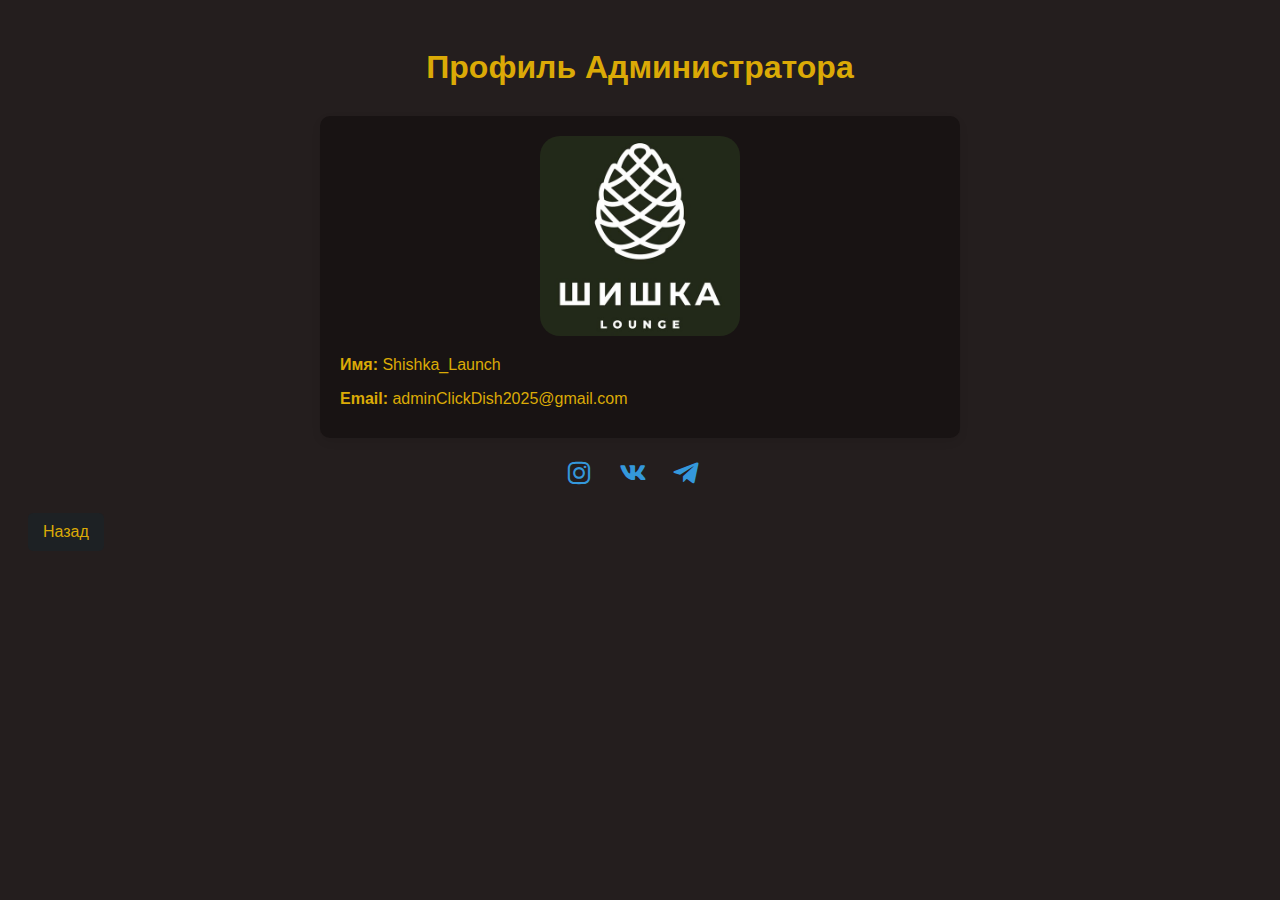
<file: public/admin/profile.html>
<!DOCTYPE html>
<html lang="ru">
<head>
    <meta charset="UTF-8" />
    <meta name="viewport" content="width=device-width, initial-scale=1.0" />
    <link href='https://unpkg.com/boxicons@2.1.4/css/boxicons.min.css' rel='stylesheet' />
    <link rel="shortcut icon" type="image/png" href="logo.png">
    <title>Профиль Администратора</title>
</head>
<body>
    <h1>Профиль Администратора</h1>
    <div class="profile-info">
        <img src ="lounge.jpg" alt="Профильное изображение" />
        <p><strong>Имя:</strong> Shishka_Launch</p>
        <p><strong>Email:</strong> adminClickDish2025@gmail.com
        
        
    </div>

    <div class="messenger-link">
        <a href="https://www.instagram.com/myata.expo?igsh=eXl2MzF2eXZ4M3Zk"><i class='bx bxl-instagram'></i></a>
        <a href="https://vk.com/shishka_launch"><i class='bx bxl-vk'></i></a>
        <a href="https://t.me/Shishka_Launch"><i class='bx bxl-telegram'></i></a>
    </div>


    <style>
        body {
            font-family: 'Segoe UI', Tahoma, Geneva, Verdana, sans-serif;
            background: #241e1e;
            padding: 20px;
        }
        h1 {
            text-align: center;
            color: rgb(219, 170, 6);
            margin-bottom: 30px;
        }
        .profile-info {
            background: #181313;
            border-radius: 10px;
            padding: 20px;
            box-shadow: 0 4px 10px rgba(0,0,0,0.08);
            max-width: 600px;
            margin: auto;
            color: rgb(219, 170, 6);
        }
        .profile-info p {
            margin-bottom: 10px;
        }
        a {
            text-decoration: none;
            color: #3498db;
            margin-right: 15px;
        }
        a:hover {
            color: #2980b9;
        }
        .messenger-link {
            text-align: center;
            margin-top: 20px;
            font-size: 30px;
        }
        img {
            width: 200px;
            height: 200px;
            border-radius: 20px;
            display: block;
            margin: 0 auto 20px auto;
        }
        .back-btn {
            display: inline-block;
            margin-top: 20px;
            padding: 10px 15px;
            background: #1d2124;
            color: rgb(219, 170, 6);
            border-radius: 5px;
            text-decoration: none;
        }
        .back-btn:hover {
            background: #1d1c1f;
        }
    </style>

<a href="index.html" class="back-btn">Назад</a>
</body>
</file>
<file: public/pizza-style.css>
body {
  margin: 0;
  font-family: 'Poppins', sans-serif;
  color: #fff;
  background: #1e1e1e;
}

.pizza-section {
  min-height: 100vh; 
  padding: 60px 20px;
  text-align: center;
  background-image: linear-gradient(to right, rgba(0,0,0,0.7), rgba(0,0,0,0.7)), url("freshly-baked-pizza-on-rustic-wooden-table-generated-by-ai-free-photo.jpg");
  background-size: cover;
  background-position: center;
  background-attachment: fixed;
}
.lemonade-section {
   min-height: 100vh;
  padding: 60px 20px;
  text-align: center;
  background-image: linear-gradient(to right, rgba(0,0,0,0.7), rgba(0,0,0,0.7)), url("oh35zrqn0zp83ripr887kw7zsearyw20.jpg");
  background-size: cover;
  background-position: center;
  background-attachment: fixed; 
}
.HotFood-section{
    min-height: 100vh; 
  padding: 60px 20px;
  text-align: center;
  background-image: linear-gradient(to right, rgba(0,0,0,0.7), rgba(0,0,0,0.7)), url("95f802fa2e943f8f92d6ec187eba4c16.jpg");
  background-size: cover;
  background-position: center;
  background-attachment: fixed;
}
.salat-section{
    min-height: 100vh;
  padding: 60px 20px;
  text-align: center;
  background-image: linear-gradient(to right, rgba(0,0,0,0.7), rgba(0,0,0,0.7)), url("letnii-salat-listia-.jpg");
  background-size: cover;
  background-position: center;
  background-attachment: fixed;
}
.pizza-section {
  background-repeat: no-repeat;
  background-size: cover;
  background-position: top;
}

html, body {
  height: 100%;
  overflow-x: hidden;
}


.pizza-title {
  font-size: 3rem;
  color: #f2c94c;
  margin-bottom: 10px;
}

.pizza-grid {
  display: grid;
  grid-template-columns: repeat(3, 1fr);
  gap: 30px;
  max-width: 1100px;
  margin: 0 auto;
}

.pizza-card {
  background: #2c2c2c;
  padding: 20px;
  border-radius: 15px;
  box-shadow: 0 0 10px rgba(0,0,0,0.4);
  transition: transform 0.3s ease;
}

.pizza-card:hover {
  transform: translateY(-8px);
}

.pizza-card img {
  width: 100%;
  height: 250px;
  object-fit: cover;
  border-radius: 10px;
  margin-bottom: 10px;
}


.pizza-card h3 {
  margin-bottom: 10px;
  font-size: 1.4rem;
  color: #f2c94c;
}

.pizza-card p {
  font-size: 1.1rem;
  color: #fff;
}
.add-to-cart-btn {
  background: linear-gradient(135deg, #ca5308, #ffcc33);
  color: #1e1e1e;
  padding: 14px 26px;
  border: none;
  border-radius: 30px;
  font-size: 1rem;
  font-weight: 700;
  cursor: pointer;
  display: inline-flex;
  align-items: center;
  gap: 10px;
  box-shadow: 0 4px 12px rgba(0, 0, 0, 0.25);
  transition: all 0.3s ease;
}

.add-to-cart-btn:hover {
  background: linear-gradient(135deg, #ffe97c, #ffd633);
  transform: translateY(-3px);
  box-shadow: 0 6px 16px rgba(0, 0, 0, 0.35);
}


.back-btn {
  position: fixed;
  top: 20px;
  left: 20px;
  background-color: #2c2c2c;
  padding: 10px 14px;
  border-radius: 10px;
  text-decoration: none;
  color: #f2c94c;
  font-size: 30px;
  font-weight: bold;
  z-index: 9999;
  box-shadow: 0 0 10px rgba(0,0,0,0.4);
  transition: background 0.2s ease, color 0.2s ease;
}

.back-btn:hover {
  background-color: #3a3a3a;
  color: #fff;
}


.back-btn:hover {
  background-color: #3a3a3a;
  color: #fff;
}
@media (max-width: 768px) {
  .menu-section {
    padding: 100px 20px;
  }

  .menu-box {
    width: 100%;
    max-width: 90%;
    margin: 15px auto;
  }

  .section-title {
    font-size: 2rem;
  }

  .navbar .menu-links {
    flex-direction: column;
    gap: 20px;
  }
}
.cart-notification {
  position: fixed;
  top: 20px;
  left: 50%;
  transform: translateX(-50%) translateY(-20px);
  background-color: #28a745;
  color: #fff;
  padding: 12px 20px;
  border-radius: 8px;
  font-size: 1rem;
  font-weight: 600;
  box-shadow: 0 4px 10px rgba(0,0,0,0.3);
  opacity: 0;
  pointer-events: none;
  z-index: 9999;
  transition: all 0.4s ease;
}

.cart-notification.show {
  opacity: 1;
  transform: translateX(-50%) translateY(0);
}



/* 📱 На мобильных — центр снизу */
@media (max-width: 768px) {
  .cart-notification {
    left: 50%;
    right: auto;
    transform: translate(-50%, 20px);
    max-width: 90%;
    font-size: 0.95rem;
    text-align: center;
  }

  .cart-notification.show {
    transform: translate(-50%, 0);
  }
}
@media (max-width: 768px) {
  html {
    font-size: 14px;
  }

  .pizza-title {
    font-size: 1.8rem;
    margin-bottom: 10px;
  }

  .pizza-grid {
    grid-template-columns: 1fr;
    gap: 20px;
    padding: 0 10px;
  }

  .pizza-card {
    padding: 16px;
    border-radius: 12px;
  }

  .pizza-card img {
    height: 280px;
  }

  .pizza-card h3 {
    font-size: 1.1rem;
  }

  .pizza-card p {
    font-size: 0.95rem;
  }

  .add-to-cart-btn {
    font-size: 0.9rem;
    padding: 10px 16px;
  }

  .back-btn {
    font-size: 20px;
    padding: 6px 10px;
  }

  .pizza-section,
  .lemonade-section,
  .HotFood-section,
  .salat-section {
    padding: 40px 10px;
  }

  .cart-notification {
    font-size: 0.85rem;
    padding: 10px 14px;
  }
}

.horizontal-card {
    display: flex;
    background: #2c2c2c;
    border-radius: 15px;
    overflow: hidden;
    box-shadow: 0 0 10px rgba(0,0,0,0.4);
    margin-bottom: 3px;
    max-width: 800px;
    margin-left: auto;
    margin-right: auto;
  }

  .horizontal-card img {
    width: 60%;
    height: auto;
    object-fit: cover;
  }

  .pizza-card-content {
    padding: 20px;
    flex: 1;
    display: flex;
    flex-direction: column;
    justify-content: center;
  }

  .pizza-card-content h3 {
    font-size: 1.5rem;
    margin-bottom: 10px;
    color: #f2c94c;
  }

  .price-and-cart {
    display: flex;
    align-items: center;
    gap: 15px;
    flex-wrap: wrap;
  }

  .price {
    font-size: 1.2rem;
    color: #fff;
    font-weight: 600;
  }

  .quantity-controls {
    display: flex;
    align-items: center;
    gap: 8px;
    background: #1e1e1e;
    padding: 6px 12px;
    border-radius: 8px;
  }

  .qty-btn {
    background: none;
    border: none;
    color: #f2c94c;
    font-size: 1.2rem;
    cursor: pointer;
    font-weight: bold;
  }

  .qty-number {
    font-size: 1rem;
    color: #fff;
  }
</file>
